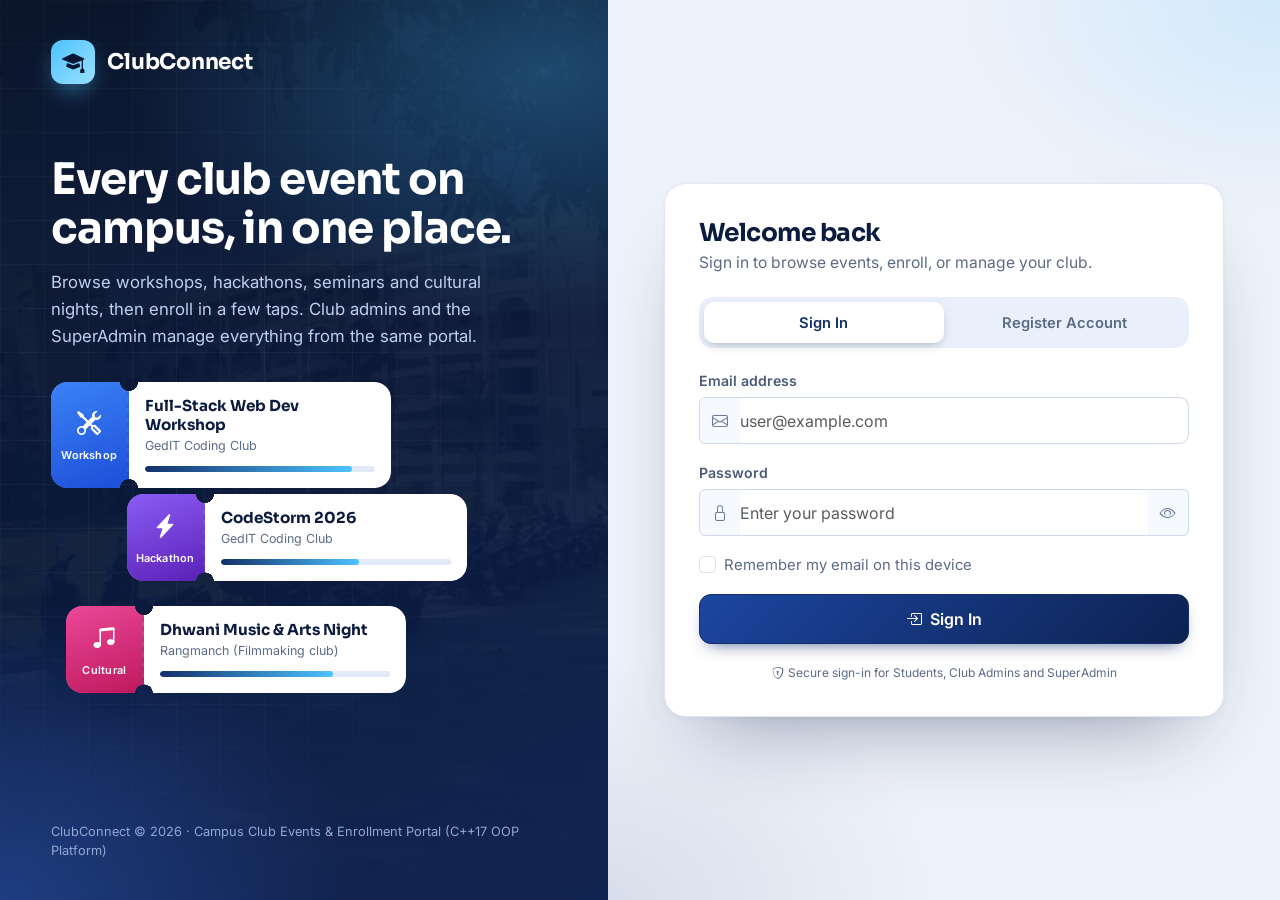
<file: web/index.html>
<!DOCTYPE html>
<html lang="en">
<head>
    <meta charset="UTF-8">
    <meta name="viewport" content="width=device-width, initial-scale=1.0">
    <meta name="theme-color" content="#081633">
    <title>ClubConnect - Campus Club Events & Enrollment Portal</title>
    <link href="https://cdn.jsdelivr.net/npm/bootstrap@5.3.3/dist/css/bootstrap.min.css" rel="stylesheet">
    <link rel="stylesheet" href="https://cdn.jsdelivr.net/npm/bootstrap-icons@1.11.3/font/bootstrap-icons.min.css">
    <link rel="stylesheet" href="css/style.css">
    <link rel="stylesheet" href="css/auth.css">
</head>
<body class="auth-body">

<div class="auth-shell">

    <!-- ============ Brand panel ============ -->
    <aside class="auth-hero">
        <a class="auth-brand rise" href="#" aria-label="ClubConnect">
            <span class="auth-brand-mark"><i class="bi bi-mortarboard-fill"></i></span>
            <span class="auth-brand-name">ClubConnect</span>
        </a>

        <div class="auth-pitch">
            <h1 class="rise d1">Every club event on campus, in one place.</h1>
            <p class="rise d2">Browse workshops, hackathons, seminars and cultural nights, then enroll in a few taps. Club admins and the SuperAdmin manage everything from the same portal.</p>
        </div>

        <div class="ticket-stage" aria-hidden="true">
            <div class="ticket t1">
                <div class="ticket-stub ws"><i class="bi bi-tools"></i><small>Workshop</small></div>
                <div class="ticket-body"><strong>Full-Stack Web Dev Workshop</strong><span>GedIT Coding Club</span><div class="ticket-bar"><i style="width:90%"></i></div></div>
            </div>
            <div class="ticket t2">
                <div class="ticket-stub hk"><i class="bi bi-lightning-charge-fill"></i><small>Hackathon</small></div>
                <div class="ticket-body"><strong>CodeStorm 2026</strong><span>GedIT Coding Club</span><div class="ticket-bar"><i style="width:60%"></i></div></div>
            </div>
            <div class="ticket t3">
                <div class="ticket-stub cu"><i class="bi bi-music-note-beamed"></i><small>Cultural</small></div>
                <div class="ticket-body"><strong>Dhwani Music &amp; Arts Night</strong><span>Rangmanch (Filmmaking club)</span><div class="ticket-bar"><i style="width:75%"></i></div></div>
            </div>
        </div>

        <div class="auth-hero-foot">ClubConnect &copy; 2026 &middot; Campus Club Events &amp; Enrollment Portal (C++17 OOP Platform)</div>
    </aside>

    <!-- ============ Form panel ============ -->
    <main class="auth-panel">
        <div class="auth-card" id="authCard">

            <div class="auth-heading">
                <h2 id="authTitle" class="swap">Welcome back</h2>
                <p id="authSubtitle" class="swap">Sign in to browse events, enroll, or manage your club.</p>
            </div>

            <div class="auth-tabs nav" id="authTabs" role="tablist">
                <span class="auth-tab-thumb" id="authTabThumb"></span>
                <button class="nav-link active" id="login-tab" data-bs-toggle="pill" data-bs-target="#login-panel" type="button" role="tab" aria-controls="login-panel" aria-selected="true">Sign In</button>
                <button class="nav-link" id="register-tab" data-bs-toggle="pill" data-bs-target="#register-panel" type="button" role="tab" aria-controls="register-panel" aria-selected="false">Register Account</button>
            </div>

            <div id="authAlert" class="alert auth-alert d-none mb-3 py-2 px-3" role="alert" aria-live="polite"></div>

            <div class="tab-content" id="authTabsContent">

                <!-- ===== Login ===== -->
                <div class="tab-pane fade show active" id="login-panel" role="tabpanel" aria-labelledby="login-tab">
                    <form id="loginForm" novalidate>
                        <div class="mb-3">
                            <label class="form-label" for="loginEmail">Email address</label>
                            <div class="input-group">
                                <span class="input-group-text"><i class="bi bi-envelope"></i></span>
                                <input type="email" class="form-control" id="loginEmail" required placeholder="user@example.com" autocomplete="username" inputmode="email" autocapitalize="none" spellcheck="false">
                            </div>
                        </div>
                        <div class="mb-2">
                            <label class="form-label" for="loginPassword">Password</label>
                            <div class="input-group">
                                <span class="input-group-text"><i class="bi bi-lock"></i></span>
                                <input type="password" class="form-control border-end-0" id="loginPassword" required placeholder="Enter your password" autocomplete="current-password">
                                <button class="btn password-toggle-btn" type="button" id="toggleLoginPass" aria-label="Show or hide password">
                                    <i class="bi bi-eye" id="toggleLoginPassIcon"></i>
                                </button>
                            </div>
                            <div class="field-hint warn" id="capsHint"><i class="bi bi-exclamation-triangle-fill me-1"></i>Caps Lock is on.</div>
                        </div>
                        <div class="form-check my-3">
                            <input class="form-check-input" type="checkbox" id="rememberMe">
                            <label class="form-check-label small text-muted" for="rememberMe">Remember my email on this device</label>
                        </div>
                        <button type="submit" class="btn btn-primary btn-auth w-100" id="btnLogin">
                            <i class="bi bi-box-arrow-in-right me-1"></i> Sign In
                        </button>
                    </form>

                </div>

                <!-- ===== Register ===== -->
                <div class="tab-pane fade" id="register-panel" role="tabpanel" aria-labelledby="register-tab">
                    <form id="registerForm" novalidate>

                        <div class="mb-3">
                            <label class="form-label">I am registering as</label>
                            <div class="role-grid" id="regRoleGroup" role="radiogroup">
                                <label class="role-card" for="roleStudent">
                                    <input type="radio" name="regRole" id="roleStudent" value="Student" checked>
                                    <span class="role-face"><i class="bi bi-person-fill"></i><b>Student</b><small>Browse and enroll in events</small></span>
                                </label>
                                <label class="role-card" for="roleClubAdmin">
                                    <input type="radio" name="regRole" id="roleClubAdmin" value="ClubAdmin">
                                    <span class="role-face"><i class="bi bi-person-badge-fill"></i><b>Club Admin</b><small>Propose and run club events</small></span>
                                </label>
                                <label class="role-card" for="roleSuperAdmin">
                                    <input type="radio" name="regRole" id="roleSuperAdmin" value="SuperAdmin">
                                    <span class="role-face"><i class="bi bi-shield-lock-fill"></i><b>SuperAdmin</b><small>Approve events, view reports</small></span>
                                </label>
                            </div>
                        </div>

                        <div class="mb-3">
                            <label class="form-label" for="regName">Full name</label>
                            <div class="input-group">
                                <span class="input-group-text"><i class="bi bi-person"></i></span>
                                <input type="text" class="form-control" id="regName" required placeholder="e.g. Demo User" minlength="2" autocomplete="name">
                            </div>
                            <div class="field-hint bad" id="nameHint"></div>
                        </div>

                        <div class="mb-3">
                            <label class="form-label" for="regEmail">Email address</label>
                            <div class="input-group">
                                <span class="input-group-text"><i class="bi bi-envelope"></i></span>
                                <input type="email" class="form-control" id="regEmail" required placeholder="e.g. user@example.com" autocomplete="email" inputmode="email" autocapitalize="none" spellcheck="false">
                            </div>
                            <div class="field-hint bad" id="emailHint"></div>
                        </div>

                        <!-- Student-specific fields -->
                        <div id="fieldsStudent" class="role-fields">
                            <div class="row g-2 mb-3">
                                <div class="col-6">
                                    <label class="form-label" for="regRollNo">Roll number</label>
                                    <input type="text" class="form-control" id="regRollNo" placeholder="e.g. CS23B099" autocomplete="off">
                                </div>
                                <div class="col-6">
                                    <label class="form-label" for="regDept">Department</label>
                                    <input type="text" class="form-control" id="regDept" placeholder="e.g. CSE">
                                </div>
                            </div>
                        </div>

                        <!-- ClubAdmin-specific fields -->
                        <div id="fieldsClubAdmin" class="role-fields d-none">
                            <div class="mb-3">
                                <label class="form-label" for="regClubName">Managing club name</label>
                                <div class="input-group">
                                    <span class="input-group-text"><i class="bi bi-people"></i></span>
                                    <input type="text" class="form-control" id="regClubName" placeholder="Select or type official club..." list="existingClubsList" autocomplete="off">
                                </div>
                                <datalist id="existingClubsList">
                                            <!-- Technical Clubs and Teams -->
                                            <option value="Microsoft Learn Student Club">
                                            <option value="Google Developer Student Clubs (GDSC)">
                                            <option value="IEEE VIT, Pune">
                                            <option value="CSI VIT, Pune (Computer Society of India)">
                                            <option value="ISA VIT, Pune">
                                            <option value="SAE Collegiate Club / Team Griffin India (Aviation & SAE)">
                                            <option value="Team Endurance Racing">
                                            <option value="Team Veloce Racing">
                                            <option value="Team Vishwa Racers (BAJA)">
                                            <option value="Team Vishwanetrutvam">
                                            <option value="GedIT Coding Club">
                                            <option value="TRF - The Robotics Forum">
                                            <option value="ByteForge Club (ENTC)">
                                            <option value="Innovsphere / COMPSA">
                                            <option value="AISA (AI Students Forum)">
                                            <option value="CHESA (Chemistry / Science)">
                                            <option value="SIG Reality Spectra (AR/VR)">
                                            <option value="Team Quark">
                                            <!-- Co-Curricular, Cultural, and Other Clubs -->
                                            <option value="Student Council">
                                            <option value="Rangmanch (Filmmaking club)">
                                            <option value="Viculp (Drama and performance)">
                                            <option value="Yuj (Yoga and mindfulness)">
                                            <option value="The Personality Development Club">
                                            <option value="VishwaConclave">
                                            <option value="Club Catalyst">
                                            <option value="Ekasutram">
                                        </datalist>
                                <div class="form-text small">Select or enter your officially recognized VIT student organization or club.</div>
                            </div>
                        </div>

                        <!-- SuperAdmin-specific fields -->
                        <div id="fieldsSuperAdmin" class="role-fields d-none">
                            <div class="admin-key-box mb-3">
                                <label class="form-label text-danger mb-1" for="regAdminKey">
                                    <i class="bi bi-key-fill me-1"></i> Executive Admin Security Passcode
                                </label>
                                <div class="input-group">
                                    <input type="text" class="form-control border-danger fw-semibold" id="regAdminKey" placeholder="SUPERADMIN2026" value="SUPERADMIN2026" autocomplete="off">
                                    <button class="btn btn-outline-danger btn-sm" type="button" onclick="document.getElementById('regAdminKey').value = 'SUPERADMIN2026'">
                                        <i class="bi bi-check2-circle me-1"></i> Reset Key
                                    </button>
                                </div>
                                <div class="form-text small text-danger mt-1">
                                    <i class="bi bi-info-circle me-1"></i> Master passcode is pre-filled: <code>SUPERADMIN2026</code> (required by server to authorize SuperAdmin role).
                                </div>
                            </div>
                        </div>

                        <!-- Password -->
                        <div class="mb-3">
                            <label class="form-label" for="regPassword">Password</label>
                            <div class="input-group">
                                <span class="input-group-text"><i class="bi bi-lock"></i></span>
                                <input type="password" class="form-control border-end-0" id="regPassword" required placeholder="Create a strong password" autocomplete="new-password">
                                <button class="btn password-toggle-btn" type="button" id="toggleRegPass" aria-label="Show or hide password">
                                    <i class="bi bi-eye" id="toggleRegPassIcon"></i>
                                </button>
                            </div>
                            <div class="strength-meter"><div class="strength-bar" id="strengthBar"></div></div>
                            <div class="d-flex justify-content-between align-items-center mt-1">
                                <span class="small text-muted" style="font-size: 0.75rem;">Password strength</span>
                                <span class="small fw-semibold" id="strengthLabel" style="font-size: 0.75rem; color: #94a3b8;">Enter password</span>
                            </div>
                            <div class="req-checklist">
                                <div class="req-item" id="reqLen"><i class="bi bi-circle me-1"></i> At least 8 chars</div>
                                <div class="req-item" id="reqUpper"><i class="bi bi-circle me-1"></i> Uppercase (A-Z)</div>
                                <div class="req-item" id="reqLower"><i class="bi bi-circle me-1"></i> Lowercase (a-z)</div>
                                <div class="req-item" id="reqDigit"><i class="bi bi-circle me-1"></i> Number (0-9)</div>
                                <div class="req-item" id="reqSpecial"><i class="bi bi-circle me-1"></i> Special (!@#$%)</div>
                            </div>
                        </div>

                        <div class="mb-1">
                            <label class="form-label" for="regConfirmPassword">Confirm password</label>
                            <div class="input-group">
                                <span class="input-group-text"><i class="bi bi-shield-check"></i></span>
                                <input type="password" class="form-control" id="regConfirmPassword" required placeholder="Re-enter password" autocomplete="new-password">
                            </div>
                            <div id="matchNotice" class="field-hint bad">Passwords do not match.</div>
                            <div id="matchOk" class="field-hint" style="color:#059669"><i class="bi bi-check-circle-fill me-1"></i>Passwords match.</div>
                        </div>

                        <button type="submit" class="btn btn-primary btn-auth btn-create w-100 mt-3" id="btnRegister">
                            <i class="bi bi-person-check-fill me-1"></i> Create Account
                        </button>
                    </form>
                </div>
            </div>

            <div class="auth-foot"><i class="bi bi-shield-lock me-1"></i>Secure sign-in for Students, Club Admins and SuperAdmin</div>
        </div>
    </main>
</div>

<script src="https://cdn.jsdelivr.net/npm/bootstrap@5.3.3/dist/js/bootstrap.bundle.min.js"></script>
<script src="js/api.js"></script>
<script src="js/ui.js"></script>
<script>
    // Redirect if already logged in
    const existingUser = API.getUser();
    if (existingUser && API.getToken()) {
        if (existingUser.role === 'Student') window.location.href = 'events.html';
        else if (existingUser.role === 'ClubAdmin') window.location.href = 'admin.html';
        else if (existingUser.role === 'SuperAdmin') window.location.href = 'superadmin.html';
    }

    const card = document.getElementById('authCard');
    const alertEl = document.getElementById('authAlert');

    function showAlert(msg, isSuccess = false) {
        alertEl.className = `alert auth-alert alert-${isSuccess ? 'success' : 'danger'} mb-3 py-2 px-3`;
        alertEl.innerHTML = `<i class="bi ${isSuccess ? 'bi-check-circle-fill' : 'bi-exclamation-octagon-fill'}"></i><span></span>`;
        alertEl.lastElementChild.textContent = msg;
        if (!isSuccess) {            // shake the card on errors
            card.classList.remove('shake');
            void card.offsetWidth;   // restart animation
            card.classList.add('shake');
        }
    }
    card.addEventListener('animationend', (e) => { if (e.target === card) card.classList.remove('shake'); });

    function hint(el, msg) {
        el.textContent = msg || '';
        el.classList.toggle('show', !!msg);
    }
    function mark(input, ok) {
        input.classList.toggle('is-valid', ok === true);
        input.classList.toggle('is-invalid', ok === false);
    }

    // ---------- Tabs: sliding thumb + heading text ----------
    const thumb = document.getElementById('authTabThumb');
    const loginTab = document.getElementById('login-tab');
    const registerTab = document.getElementById('register-tab');
    const titleEl = document.getElementById('authTitle');
    const subEl = document.getElementById('authSubtitle');
    const copy = {
        login: ['Welcome back', 'Sign in to browse events, enroll, or manage your club.'],
        register: ['Create your account', 'Pick your role and fill in a few details to get started.']
    };
    function syncTabs(which) {
        thumb.style.transform = which === 'register' ? 'translateX(100%)' : 'translateX(0)';
        [titleEl, subEl].forEach(el => { el.classList.remove('swap'); void el.offsetWidth; el.classList.add('swap'); });
        titleEl.textContent = copy[which][0];
        subEl.textContent = copy[which][1];
        alertEl.classList.add('d-none');
    }
    loginTab.addEventListener('shown.bs.tab', () => syncTabs('login'));
    registerTab.addEventListener('shown.bs.tab', () => syncTabs('register'));
    if (location.hash === '#register') bootstrap.Tab.getOrCreateInstance(registerTab).show();

    // ---------- Role switcher dynamic fields ----------
    const roleRadios = document.querySelectorAll('input[name="regRole"]');
    const fieldsStudent = document.getElementById('fieldsStudent');
    const fieldsClubAdmin = document.getElementById('fieldsClubAdmin');
    const fieldsSuperAdmin = document.getElementById('fieldsSuperAdmin');

    roleRadios.forEach(radio => {
        radio.addEventListener('change', () => {
            const r = radio.value;
            fieldsStudent.classList.toggle('d-none', r !== 'Student');
            fieldsClubAdmin.classList.toggle('d-none', r !== 'ClubAdmin');
            fieldsSuperAdmin.classList.toggle('d-none', r !== 'SuperAdmin');
        });
    });

    // ---------- Password visibility toggles ----------
    function setupPasswordToggle(btnId, inputId, iconId) {
        const btn = document.getElementById(btnId);
        const input = document.getElementById(inputId);
        const icon = document.getElementById(iconId);
        btn.addEventListener('click', () => {
            const isPassword = input.type === 'password';
            input.type = isPassword ? 'text' : 'password';
            icon.className = isPassword ? 'bi bi-eye-slash' : 'bi bi-eye';
        });
    }
    setupPasswordToggle('toggleLoginPass', 'loginPassword', 'toggleLoginPassIcon');
    setupPasswordToggle('toggleRegPass', 'regPassword', 'toggleRegPassIcon');

    // ---------- Login helpers: caps lock and remember email ----------
    const loginEmail = document.getElementById('loginEmail');
    const loginPassword = document.getElementById('loginPassword');
    const rememberMe = document.getElementById('rememberMe');
    const capsHint = document.getElementById('capsHint');

    ['keydown', 'keyup'].forEach(ev => loginPassword.addEventListener(ev, (e) => {
        if (e.getModifierState) capsHint.classList.toggle('show', e.getModifierState('CapsLock'));
    }));
    loginPassword.addEventListener('blur', () => capsHint.classList.remove('show'));

    try {
        const saved = localStorage.getItem('cc_remember_email');
        if (saved) { loginEmail.value = saved; rememberMe.checked = true; }
    } catch (_) { /* storage unavailable: ignore */ }

    // ---------- Register: live validation ----------
    const regName = document.getElementById('regName');
    const regEmail = document.getElementById('regEmail');
    const emailRegex = /^[^\s@]+@[^\s@]+\.[^\s@]+$/;

    regName.addEventListener('blur', () => {
        const v = regName.value.trim();
        if (!v) { mark(regName, null); hint(document.getElementById('nameHint'), ''); return; }
        const ok = v.length >= 2;
        mark(regName, ok);
        hint(document.getElementById('nameHint'), ok ? '' : 'Full name must be at least 2 characters.');
    });
    regName.addEventListener('input', () => { if (regName.classList.contains('is-invalid') && regName.value.trim().length >= 2) { mark(regName, true); hint(document.getElementById('nameHint'), ''); } });

    regEmail.addEventListener('blur', () => {
        const v = regEmail.value.trim();
        if (!v) { mark(regEmail, null); hint(document.getElementById('emailHint'), ''); return; }
        const ok = emailRegex.test(v);
        mark(regEmail, ok);
        hint(document.getElementById('emailHint'), ok ? '' : 'Enter a valid email address, e.g. name@example.com.');
    });
    regEmail.addEventListener('input', () => { if (regEmail.classList.contains('is-invalid') && emailRegex.test(regEmail.value.trim())) { mark(regEmail, true); hint(document.getElementById('emailHint'), ''); } });

    // ---------- Real-time password strength (same rules as the server) ----------
    const regPasswordInput = document.getElementById('regPassword');
    const regConfirmInput = document.getElementById('regConfirmPassword');
    const strengthBar = document.getElementById('strengthBar');
    const strengthLabel = document.getElementById('strengthLabel');
    const matchNotice = document.getElementById('matchNotice');
    const matchOk = document.getElementById('matchOk');

    function checkPasswordComplexity(pass) {
        const hasLen = pass.length >= 8;
        const hasUpper = /[A-Z]/.test(pass);
        const hasLower = /[a-z]/.test(pass);
        const hasDigit = /[0-9]/.test(pass);
        const hasSpecial = /[^A-Za-z0-9]/.test(pass);

        const updateReq = (id, valid) => {
            const el = document.getElementById(id);
            const wasValid = el.classList.contains('valid');
            if (valid === wasValid) return;          // only touch DOM on change so the tick animates once
            if (valid) {
                el.className = 'req-item valid';
                el.querySelector('i').className = 'bi bi-check-circle-fill me-1';
            } else {
                el.className = 'req-item';
                el.querySelector('i').className = 'bi bi-circle me-1';
            }
        };

        updateReq('reqLen', hasLen);
        updateReq('reqUpper', hasUpper);
        updateReq('reqLower', hasLower);
        updateReq('reqDigit', hasDigit);
        updateReq('reqSpecial', hasSpecial);

        let score = 0;
        if (hasLen) score++;
        if (hasUpper) score++;
        if (hasLower) score++;
        if (hasDigit) score++;
        if (hasSpecial) score++;

        if (pass.length === 0) {
            strengthBar.style.width = '0%';
            strengthBar.style.backgroundColor = '#e2e8f0';
            strengthLabel.textContent = 'Enter password';
            strengthLabel.style.color = '#94a3b8';
        } else if (score <= 2) {
            strengthBar.style.width = '30%';
            strengthBar.style.backgroundColor = '#ef4444';
            strengthLabel.textContent = 'Weak';
            strengthLabel.style.color = '#ef4444';
        } else if (score <= 4) {
            strengthBar.style.width = '70%';
            strengthBar.style.backgroundColor = '#f59e0b';
            strengthLabel.textContent = 'Moderate';
            strengthLabel.style.color = '#d97706';
        } else {
            strengthBar.style.width = '100%';
            strengthBar.style.backgroundColor = '#10b981';
            strengthLabel.textContent = 'Strong';
            strengthLabel.style.color = '#059669';
        }

        return (hasLen && hasUpper && hasLower && hasDigit && hasSpecial);
    }

    function updateMatch() {
        const c = regConfirmInput.value;
        if (!c) { matchNotice.classList.remove('show'); matchOk.classList.remove('show'); mark(regConfirmInput, null); return; }
        const same = regPasswordInput.value === c;
        matchNotice.classList.toggle('show', !same);
        matchOk.classList.toggle('show', same);
        mark(regConfirmInput, same);
    }

    regPasswordInput.addEventListener('input', () => {
        checkPasswordComplexity(regPasswordInput.value);
        updateMatch();
    });
    regConfirmInput.addEventListener('input', updateMatch);

    // ---------- Button state helpers ----------
    const tickSvg = '<svg class="tick" viewBox="0 0 24 24" fill="none" stroke="currentColor" stroke-width="3" stroke-linecap="round" stroke-linejoin="round"><path d="M5 12.5l4.5 4.5L19 7.5"/></svg>';
    function goHome(role) {
        if (role === 'Student') window.location.href = 'events.html';
        else if (role === 'ClubAdmin') window.location.href = 'admin.html';
        else if (role === 'SuperAdmin') window.location.href = 'superadmin.html';
        else window.location.href = 'events.html';
    }
    function markSuccess(btn, label) {
        btn.innerHTML = tickSvg + label;
        btn.classList.add('btn-ok');
        card.classList.add('is-success');
    }

    // ---------- Login submission ----------
    document.getElementById('loginForm').addEventListener('submit', async (e) => {
        e.preventDefault();
        const email = loginEmail.value.trim();
        const pass = loginPassword.value;

        if (!email || !pass) {
            showAlert('Please enter both email and password.');
            (email ? loginPassword : loginEmail).focus();
            return;
        }

        const btn = document.getElementById('btnLogin');
        const origText = btn.innerHTML;
        btn.disabled = true;
        btn.innerHTML = '<span class="spinner-border spinner-border-sm me-2"></span>Signing in...';

        try {
            const data = await API.login(email, pass);
            try {
                if (rememberMe.checked) localStorage.setItem('cc_remember_email', email);
                else localStorage.removeItem('cc_remember_email');
            } catch (_) {}
            showAlert('Authentication verified! Redirecting...', true);
            markSuccess(btn, 'Signed in');
            setTimeout(() => goHome(data.role), 800);
        } catch (err) {
            showAlert(err.message || 'Login failed. Please verify registered credentials.');
            btn.disabled = false;
            btn.innerHTML = origText;
            loginPassword.select();
        }
    });

    // ---------- Register submission ----------
    document.getElementById('registerForm').addEventListener('submit', async (e) => {
        e.preventDefault();

        const role = document.querySelector('input[name="regRole"]:checked').value;
        const name = regName.value.trim();
        const email = regEmail.value.trim();
        const pass = regPasswordInput.value;
        const confirmPass = regConfirmInput.value;

        if (!name || name.length < 2) {
            mark(regName, false); hint(document.getElementById('nameHint'), 'Full name must be at least 2 characters.');
            showAlert('Full name must be at least 2 characters.');
            regName.focus();
            return;
        }

        if (!email || !emailRegex.test(email)) {
            mark(regEmail, false); hint(document.getElementById('emailHint'), 'Enter a valid email address, e.g. name@example.com.');
            showAlert('Please enter a valid email address (e.g. name@example.com).');
            regEmail.focus();
            return;
        }

        const payload = { role, name, email, password: pass };

        if (role === 'Student') {
            const rollNo = document.getElementById('regRollNo').value.trim();
            const department = document.getElementById('regDept').value.trim();
            if (!rollNo) { showAlert('Roll number is required.'); document.getElementById('regRollNo').focus(); return; }
            if (!department) { showAlert('Department is required.'); document.getElementById('regDept').focus(); return; }
            payload.rollNo = rollNo;
            payload.department = department;
            payload.membership = 'student';
        } else if (role === 'ClubAdmin') {
            const clubName = document.getElementById('regClubName').value.trim();
            if (!clubName) { showAlert('Club name is required.'); document.getElementById('regClubName').focus(); return; }
            payload.clubName = clubName;
        } else if (role === 'SuperAdmin') {
            const adminKey = document.getElementById('regAdminKey').value.trim();
            if (!adminKey) { showAlert('SuperAdmin security passcode is required.'); document.getElementById('regAdminKey').focus(); return; }
            payload.adminKey = adminKey;
        }

        const isStrong = checkPasswordComplexity(pass);
        if (!isStrong) {
            showAlert('Password does not meet the security requirements (must be 8+ chars with uppercase, lowercase, number, and special char).');
            regPasswordInput.focus();
            return;
        }

        if (pass !== confirmPass) {
            showAlert('Passwords do not match. Please re-enter.');
            updateMatch();
            matchNotice.classList.add('show');
            regConfirmInput.focus();
            return;
        }

        const btn = document.getElementById('btnRegister');
        const origText = btn.innerHTML;
        btn.disabled = true;
        btn.innerHTML = '<span class="spinner-border spinner-border-sm me-2"></span>Creating Account...';

        try {
            const data = await API.register(payload);
            showAlert(`${role} account created successfully! Redirecting...`, true);
            markSuccess(btn, 'Account created');
            setTimeout(() => goHome(data.role), 1000);
        } catch (err) {
            showAlert(err.message || 'Registration failed.');
            btn.disabled = false;
            btn.innerHTML = origText;
        }
    });
</script>
</body>
</html>
</file>
<file: web/css/style.css>
@import url('https://fonts.googleapis.com/css2?family=Sora:wght@500;600;700;800&family=Cinzel:wght@600;700;800;900&family=Playfair+Display:ital,wght@0,600;0,700;1,400&family=Inter:wght@300;400;500;600;700&display=swap');

:root {
    --primary: #12306b;
    --primary-hover: #0d2455;
    --secondary: #2f80ed;
    --success: #10b981;
    --warning: #f59e0b;
    --danger: #ef4444;
    --dark: #081633;
    --card-bg: #ffffff;
    --bg-main: #f1f5fb;
    --text-main: #0f1b34;
    --text-muted: #5b6b86;
    --border-color: #dbe3f1;

    /* Navy theme tokens (added) */
    --navy-950: #060f24;
    --navy-900: #081633;
    --navy-800: #0d2252;
    --navy-700: #12306b;
    --navy-600: #1c46a0;
    --navy-500: #2f5fc4;
    --sky: #4cc3ff;
    --gold: #f2b84b;
    --ink: #0b1c3f;
    --ease-out: cubic-bezier(.22, .8, .24, 1);
}

body {
    font-family: 'Inter', sans-serif;
    background-color: var(--bg-main);
    color: var(--text-main);
    font-size: 1.0625rem;
    min-height: 100vh;
    display: flex;
    flex-direction: column;
}

/* Navbar */
.navbar-custom {
    background: #ffffff;
    border-bottom: 1px solid var(--border-color);
    box-shadow: 0 1px 3px 0 rgba(0, 0, 0, 0.05);
}

.brand-text {
    font-weight: 700;
    color: var(--primary);
    letter-spacing: -0.5px;
}

/* Cards & Components */
.event-card {
    border: 1px solid var(--border-color);
    border-radius: 12px;
    background: #ffffff;
    transition: transform 0.2s ease, box-shadow 0.2s ease;
    overflow: hidden;
}

.event-card:hover {
    transform: translateY(-3px);
    box-shadow: 0 10px 15px -3px rgba(0, 0, 0, 0.08), 0 4px 6px -2px rgba(0, 0, 0, 0.04);
}

.badge-workshop { background-color: #3b82f6; color: white; }
.badge-hackathon { background-color: #8b5cf6; color: white; }
.badge-seminar { background-color: #10b981; color: white; }
.badge-cultural { background-color: #ec4899; color: white; }

.badge-member { background-color: #10b981; color: white; }
.badge-guest { background-color: #64748b; color: white; }

.fee-display {
    font-size: 1.25rem;
    font-weight: 700;
    color: var(--dark);
}

.sim-notice {
    font-size: 0.8rem;
    color: #b45309;
    background-color: #fef3c7;
    border: 1px solid #fde68a;
    border-radius: 6px;
    padding: 6px 10px;
}

/* Receipt Styling */
.receipt-box {
    border: 2px dashed #cbd5e1;
    background: #ffffff;
    padding: 24px;
    border-radius: 12px;
}

.receipt-header {
    border-bottom: 2px solid #e2e8f0;
    padding-bottom: 12px;
    margin-bottom: 16px;
}

/* Certificate Display */
.cert-pre {
    background-color: #f8fafc;
    border: 1px solid #e2e8f0;
    padding: 16px;
    border-radius: 8px;
    font-family: 'Courier New', Courier, monospace;
    font-size: 0.85rem;
    white-space: pre-wrap;
}

/* QR Container */
.qr-container {
    display: flex;
    justify-content: center;
    align-items: center;
    padding: 12px;
    background: #ffffff;
    border-radius: 8px;
    border: 1px solid var(--border-color);
    width: fit-content;
    margin: 0 auto;
}

/* Print Styles */
@media print {
    body * {
        visibility: hidden;
    }
    #printableReceipt, #printableReceipt * {
        visibility: visible;
    }
    #printableCertificate, #printableCertificate * {
        visibility: visible;
    }
    #printableReceipt {
        position: absolute;
        left: 0;
        top: 0;
        width: 100%;
        border: none;
        padding: 0;
    }
    #printableCertificate {
        position: fixed;
        left: 0;
        top: 0;
        width: 100vw;
        height: 100vh;
        margin: 0;
        padding: 20px;
        background: #ffffff;
        display: flex;
        justify-content: center;
        align-items: center;
    }
    .no-print {
        display: none !important;
    }
}

/* College Campus Background & Hero Elements */
.campus-bg {
    background: linear-gradient(135deg, rgba(6, 15, 36, 0.80), rgba(13, 34, 82, 0.82)),
                url('../images/campus_bg.jpg') center center / cover no-repeat fixed;
    min-height: 100vh;
}

.dashboard-hero-banner {
    background: linear-gradient(180deg, rgba(15, 23, 42, 0.60) 0%, rgba(15, 23, 42, 0.85) 100%),
                url('../images/campus_bg.jpg') center center / cover no-repeat;
    color: #ffffff;
    border-radius: 16px;
    padding: 2.25rem 2rem;
    margin-bottom: 2rem;
    box-shadow: 0 10px 25px -5px rgba(0, 0, 0, 0.25);
    position: relative;
    border: 1px solid rgba(255, 255, 255, 0.1);
}

.dashboard-hero-banner .hero-title {
    font-weight: 800;
    font-size: 2rem;
    letter-spacing: -0.5px;
    color: #ffffff;
}

.dashboard-hero-banner .hero-subtitle {
    color: #cbd5e1;
    font-size: 1.05rem;
    max-width: 650px;
}

/* Premium Glassmorphism Card */
.glass-card {
    background: rgba(255, 255, 255, 0.95);
    backdrop-filter: blur(14px);
    -webkit-backdrop-filter: blur(14px);
    border: 1px solid rgba(255, 255, 255, 0.7);
    box-shadow: 0 20px 40px -15px rgba(0, 0, 0, 0.25);
}

/* Password Strength & Validation Indicator */
.strength-meter {
    height: 6px;
    border-radius: 4px;
    background-color: #e2e8f0;
    overflow: hidden;
    margin-top: 6px;
}

.strength-bar {
    height: 100%;
    width: 0%;
    transition: width 0.3s ease, background-color 0.3s ease;
}

.req-checklist {
    font-size: 0.78rem;
    display: grid;
    grid-template-columns: 1fr 1fr;
    gap: 4px;
    margin-top: 8px;
}

.req-item {
    color: #94a3b8;
    display: flex;
    align-items: center;
    transition: color 0.2s ease;
}

.req-item.valid {
    color: #10b981;
    font-weight: 500;
}

.req-item.valid i::before {
    content: "\F26A"; /* bi-check-circle-fill */
}

.password-toggle-btn {
    cursor: pointer;
    background: #ffffff;
    border-left: 0;
}

/* ========================================================
   PRESTIGIOUS ACADEMIC CERTIFICATE STYLING
   ======================================================== */
.certificate-frame {
    background: #fdfbf7;
    background-image: radial-gradient(#f5efe6 1px, transparent 1px), radial-gradient(#f5efe6 1px, #fdfbf7 1px);
    background-size: 24px 24px;
    background-position: 0 0, 12px 12px;
    border: 10px solid #0f172a;
    border-radius: 8px;
    padding: 8px;
    box-shadow: 0 20px 45px rgba(15, 23, 42, 0.2);
    position: relative;
    max-width: 860px;
    margin: 0 auto;
}

.certificate-inner {
    border: 3px solid #d97706;
    padding: 32px 28px 24px;
    position: relative;
    text-align: center;
    background: #ffffff;
}

/* Ornate Corner Accents */
.corner-ornament {
    position: absolute;
    width: 28px;
    height: 28px;
    border: 3px solid #b45309;
}
.corner-tl { top: 6px; left: 6px; border-right: 0; border-bottom: 0; }
.corner-tr { top: 6px; right: 6px; border-left: 0; border-bottom: 0; }
.corner-bl { bottom: 6px; left: 6px; border-right: 0; border-top: 0; }
.corner-br { bottom: 6px; right: 6px; border-left: 0; border-top: 0; }

.cert-emblem {
    display: inline-flex;
    align-items: center;
    justify-content: center;
    width: 56px;
    height: 56px;
    border-radius: 50%;
    background: linear-gradient(135deg, #1e3a8a, #0f172a);
    color: #f59e0b;
    font-size: 1.7rem;
    box-shadow: 0 4px 12px rgba(30, 58, 138, 0.25);
    margin-bottom: 10px;
}

.cert-inst-title {
    font-family: 'Cinzel', Georgia, serif;
    font-weight: 800;
    font-size: 1.1rem;
    letter-spacing: 2px;
    color: #0f172a;
    text-transform: uppercase;
    margin-bottom: 2px;
}

.cert-inst-sub {
    font-size: 0.78rem;
    letter-spacing: 1.5px;
    text-transform: uppercase;
    color: #64748b;
    margin-bottom: 16px;
}

.cert-award-title {
    font-family: 'Cinzel', Georgia, serif;
    font-weight: 900;
    font-size: 1.8rem;
    letter-spacing: 1px;
    color: #92400e;
    text-transform: uppercase;
    margin-bottom: 6px;
}

.cert-presentation {
    font-family: 'Playfair Display', Georgia, serif;
    font-style: italic;
    font-size: 1rem;
    color: #64748b;
    margin-bottom: 10px;
}

.cert-recipient-name {
    font-family: 'Playfair Display', Georgia, serif;
    font-weight: 700;
    font-size: 2.2rem;
    color: #1e3a8a;
    border-bottom: 2px solid #cbd5e1;
    display: inline-block;
    padding: 0 36px 6px;
    margin-bottom: 14px;
    letter-spacing: 0.5px;
}

.cert-body-text {
    font-size: 0.95rem;
    color: #334155;
    max-width: 660px;
    margin: 0 auto 12px;
    line-height: 1.6;
}

.cert-event-title {
    font-family: 'Cinzel', Georgia, serif;
    font-weight: 700;
    font-size: 1.3rem;
    color: #0f172a;
    margin-bottom: 14px;
}

.cert-badges {
    display: flex;
    justify-content: center;
    gap: 10px;
    margin-bottom: 20px;
}

.cert-footer-row {
    display: flex;
    justify-content: space-between;
    align-items: flex-end;
    margin-top: 20px;
    padding-top: 16px;
    border-top: 1px dashed #cbd5e1;
}

.cert-sig-block {
    text-align: center;
    width: 170px;
}

.cert-sig-script {
    font-family: 'Playfair Display', 'Brush Script MT', cursive;
    font-style: italic;
    font-size: 1.35rem;
    color: #1e3a8a;
    line-height: 1.2;
    margin-bottom: 4px;
}

.cert-sig-line {
    border-top: 1.5px solid #475569;
    padding-top: 6px;
    font-size: 0.78rem;
    font-weight: 600;
    color: #1e293b;
}

.cert-sig-sub {
    font-size: 0.7rem;
    color: #64748b;
}

.cert-seal {
    width: 76px;
    height: 76px;
    border-radius: 50%;
    background: radial-gradient(circle, #fef3c7 20%, #f59e0b 60%, #b45309 100%);
    border: 3px dashed #78350f;
    box-shadow: 0 4px 10px rgba(180, 83, 9, 0.35);
    display: flex;
    flex-direction: column;
    align-items: center;
    justify-content: center;
    color: #451a03;
    font-size: 0.55rem;
    font-weight: 800;
    letter-spacing: 0.5px;
    text-transform: uppercase;
    text-align: center;
    line-height: 1.1;
    padding: 4px;
}

.cert-seal i {
    font-size: 1.1rem;
    margin-bottom: 2px;
}

.cert-meta-id {
    font-size: 0.72rem;
    color: #94a3b8;
    margin-top: 12px;
}


/* ============================================================
   NAVY THEME + MOTION LAYER  (added)
   Everything above is kept; this layer re-colours and animates it.
   ============================================================ */

/* ---- Bootstrap colour variables -> navy ---- */
:root {
    --bs-primary: #12306b;
    --bs-primary-rgb: 18, 48, 107;
    --bs-primary-text-emphasis: #0b1c3f;
    --bs-primary-bg-subtle: #e4ebf8;
    --bs-primary-border-subtle: #bccae9;
    --bs-link-color: #12306b;
    --bs-link-color-rgb: 18, 48, 107;
    --bs-link-hover-color: #0d2455;
    --bs-link-hover-color-rgb: 13, 36, 85;
    --bs-dark-rgb: 8, 22, 51;
    --bs-light-rgb: 241, 245, 251;
    --bs-border-color: #dbe3f1;
    --bs-backdrop-bg: #050d1f;
    --bs-body-color: #0f1b34;
    --bs-body-color-rgb: 15, 27, 52;
}

html { scroll-behavior: smooth; }

body { font-family: 'Inter', system-ui, sans-serif; }
h1, h2, h3, h4, h5, .brand-text, .hero-title, .fee-display, .modal-title {
    font-family: 'Sora', 'Inter', sans-serif;
    letter-spacing: -0.01em;
}

::selection { background: rgba(76, 195, 255, .35); }
:focus-visible { outline: 2px solid var(--sky); outline-offset: 2px; }

body.bg-light {
    background-image:
        radial-gradient(1100px 480px at 88% -8%, rgba(76, 195, 255, .16), transparent 60%),
        radial-gradient(900px 520px at -8% 0%, rgba(18, 48, 107, .13), transparent 58%);
    background-attachment: fixed;
}

.text-muted { color: var(--text-muted) !important; }
.text-dark, h1.text-dark, h2.text-dark, h3.text-dark, h4.text-dark, h5.text-dark { color: var(--ink) !important; }

/* thin navy scrollbars */
* { scrollbar-width: thin; scrollbar-color: #9fb3d9 transparent; }
::-webkit-scrollbar { width: 10px; height: 10px; }
::-webkit-scrollbar-thumb { background: #9fb3d9; border-radius: 10px; border: 2px solid transparent; background-clip: padding-box; }

/* ---- Keyframes ---- */
@keyframes riseIn   { from { opacity: 0; transform: translateY(14px); } to { opacity: 1; transform: none; } }
@keyframes fadeIn   { from { opacity: 0; } to { opacity: 1; } }
@keyframes growBar  { from { width: 0; } }
@keyframes sheen    { from { transform: translateX(-130%) skewX(-18deg); } to { transform: translateX(260%) skewX(-18deg); } }
@keyframes drift    { 0%, 100% { transform: translate3d(0, 0, 0); } 50% { transform: translate3d(-18px, 14px, 0); } }
@keyframes rippleFx { to { transform: scale(3.2); opacity: 0; } }

/* ---- Navbar (dark navy glass) ---- */
.navbar-custom {
    --bs-navbar-color: rgba(255, 255, 255, .78);
    --bs-navbar-hover-color: #ffffff;
    --bs-navbar-active-color: #ffffff;
    --bs-navbar-brand-color: #ffffff;
    --bs-navbar-brand-hover-color: #ffffff;
    background: linear-gradient(90deg, var(--navy-900) 0%, var(--navy-800) 100%);
    border-bottom: 1px solid rgba(76, 195, 255, .20);
    box-shadow: 0 10px 30px -14px rgba(5, 13, 31, .65);
    animation: fadeIn .5s ease backwards;
    min-height: 76px;
}
.navbar-custom .navbar-brand { padding-block: .4rem; }
.navbar-custom .brand-text { font-size: 1.55rem; }
.navbar-custom .badge { font-size: .9rem; }
.navbar-custom .btn { padding: .55rem .85rem; font-size: .95rem; }
@media (max-width: 575.98px) {
    .navbar-custom > .container { flex-wrap: wrap !important; row-gap: .35rem; }
    .navbar-custom > .container > .d-flex {
        width: 100%;
        justify-content: space-between;
        gap: .5rem !important;
    }
    .navbar-custom > .container > .d-flex .badge {
        flex: 1;
        min-width: 0;
        padding: .45rem .6rem !important;
        font-size: .78rem;
        overflow-wrap: anywhere;
    }
    .navbar-custom > .container > .d-flex .btn {
        flex: none;
        padding: .45rem .6rem;
        font-size: .82rem;
    }
}
.navbar-custom .brand-text { color: #ffffff; }
.navbar-custom .navbar-brand .bi-mortarboard-fill {
    color: var(--sky) !important;
    transition: transform .4s var(--ease-out);
}
.navbar-custom .navbar-brand:hover .bi-mortarboard-fill { transform: rotate(-8deg) scale(1.1); }
.navbar-custom .navbar-toggler,
.navbar-custom .navbar-toggler-inline { color: #ffffff; border-color: rgba(255, 255, 255, .3); }
.navbar-custom .nav-link,
.navbar-custom .btn-link.nav-link {
    position: relative;
    color: rgba(255, 255, 255, .78);
    text-decoration: none;
    transition: color .2s ease;
}
.navbar-custom .nav-link::after {
    content: '';
    position: absolute;
    left: .5rem; right: .5rem; bottom: .15rem;
    height: 2px;
    border-radius: 2px;
    background: var(--sky);
    transform: scaleX(0);
    transform-origin: left;
    transition: transform .3s var(--ease-out);
}
.navbar-custom .nav-link:hover,
.navbar-custom .nav-link.active { color: #ffffff; }
.navbar-custom .nav-link:hover::after,
.navbar-custom .nav-link.active::after { transform: scaleX(1); }
.navbar-custom .btn-outline-danger {
    --bs-btn-color: #ff9a9a;
    --bs-btn-border-color: rgba(255, 154, 154, .55);
    --bs-btn-hover-bg: #ef4444;
    --bs-btn-hover-border-color: #ef4444;
    --bs-btn-hover-color: #fff;
}

/* ---- Buttons ---- */
.btn { position: relative; overflow: hidden; transition: transform .15s ease, box-shadow .25s ease, background-color .2s ease, border-color .2s ease; }
.btn:active { transform: scale(.97); }
.btn-primary {
    --bs-btn-bg: var(--navy-700);
    --bs-btn-border-color: var(--navy-700);
    --bs-btn-hover-bg: var(--navy-800);
    --bs-btn-hover-border-color: var(--navy-800);
    --bs-btn-active-bg: var(--navy-900);
    --bs-btn-active-border-color: var(--navy-900);
    --bs-btn-disabled-bg: #5f77ad;
    --bs-btn-disabled-border-color: #5f77ad;
    --bs-btn-focus-shadow-rgb: 47, 95, 196;
    background-image: linear-gradient(135deg, var(--navy-600), var(--navy-800));
    box-shadow: 0 8px 18px -10px rgba(18, 48, 107, .9);
}
.btn-primary:hover { box-shadow: 0 12px 24px -10px rgba(18, 48, 107, .95); transform: translateY(-1px); }
.btn-primary::after {
    content: '';
    position: absolute;
    top: 0; bottom: 0; left: 0;
    width: 40%;
    background: linear-gradient(90deg, transparent, rgba(255, 255, 255, .28), transparent);
    transform: translateX(-130%) skewX(-18deg);
    pointer-events: none;
}
.btn-primary:hover::after { animation: sheen .9s ease; }
.btn-outline-primary {
    --bs-btn-color: var(--navy-700);
    --bs-btn-border-color: var(--navy-700);
    --bs-btn-hover-bg: var(--navy-700);
    --bs-btn-hover-border-color: var(--navy-700);
    --bs-btn-active-bg: var(--navy-800);
    --bs-btn-active-border-color: var(--navy-800);
    --bs-btn-focus-shadow-rgb: 47, 95, 196;
}
.ripple-fx {
    position: absolute;
    border-radius: 50%;
    background: rgba(255, 255, 255, .38);
    transform: scale(0);
    animation: rippleFx .6s ease-out forwards;
    pointer-events: none;
}

/* ---- Forms ---- */
.form-control, .form-select { border-color: #cfd9ec; border-radius: .6rem; transition: border-color .2s, box-shadow .2s, background-color .2s; }
.form-control:focus, .form-select:focus { border-color: var(--navy-500); box-shadow: 0 0 0 .22rem rgba(47, 95, 196, .18); }
.input-group { border-radius: .6rem; transition: box-shadow .2s; }
.input-group:focus-within { box-shadow: 0 0 0 .22rem rgba(47, 95, 196, .18); }
.input-group > .form-control:focus, .input-group > .form-select:focus { box-shadow: none; }
.input-group:focus-within > .form-control,
.input-group:focus-within > .input-group-text,
.input-group:focus-within > .btn { border-color: var(--navy-500); }
.form-check-input:checked { background-color: var(--navy-700); border-color: var(--navy-700); }

/* ---- Hero banner ---- */
.dashboard-hero-banner {
    background:
        linear-gradient(115deg, rgba(6, 15, 36, .93) 0%, rgba(13, 34, 82, .80) 55%, rgba(18, 48, 107, .62) 100%),
        url('../images/campus_bg.jpg') center center / cover no-repeat;
    overflow: hidden;
    border-left: 4px solid var(--gold);
    animation: riseIn .6s var(--ease-out) backwards;
}
.dashboard-hero-banner > * { position: relative; z-index: 1; }
.dashboard-hero-banner::before {
    content: '';
    position: absolute;
    width: 360px; height: 360px;
    right: -90px; top: -150px;
    background: radial-gradient(circle, rgba(76, 195, 255, .35), transparent 65%);
    animation: drift 11s ease-in-out infinite;
    pointer-events: none;
}
.dashboard-hero-banner::after {
    content: '';
    position: absolute;
    top: 0; bottom: 0; left: 0;
    width: 28%;
    background: linear-gradient(90deg, transparent, rgba(255, 255, 255, .10), transparent);
    animation: sheen 2.2s .5s ease 1 backwards;
    pointer-events: none;
}
.dashboard-hero-banner .hero-subtitle { color: #c7d5ef; }
.dashboard-hero-banner .bg-white.bg-opacity-10 { backdrop-filter: blur(6px); }

/* ---- Cards ---- */
.card { border-color: var(--border-color); }
.card.shadow-sm { box-shadow: 0 1px 2px rgba(11, 28, 63, .05), 0 10px 28px -16px rgba(11, 28, 63, .28) !important; }
.row > [class*="col-"] > .card { animation: riseIn .55s var(--ease-out) backwards; }
.row > [class*="col-"]:nth-child(2) > .card { animation-delay: .08s; }
.row > [class*="col-"]:nth-child(3) > .card { animation-delay: .16s; }

/* event cards: staggered entry + accent bar on hover */
.event-card { position: relative; border-color: var(--border-color); }
.event-card::before {
    content: '';
    position: absolute;
    inset: 0 0 auto 0;
    height: 3px;
    background: linear-gradient(90deg, var(--navy-700), var(--sky));
    transform: scaleX(0);
    transform-origin: left;
    transition: transform .45s var(--ease-out);
}
.event-card:hover { transform: translateY(-5px); box-shadow: 0 22px 40px -18px rgba(18, 48, 107, .45) !important; }
.event-card:hover::before { transform: scaleX(1); }
#eventsGrid > [class*="col-"] > .event-card { animation-duration: .5s; }
#eventsGrid > :nth-child(2) > .event-card  { animation-delay: .06s; }
#eventsGrid > :nth-child(3) > .event-card  { animation-delay: .12s; }
#eventsGrid > :nth-child(4) > .event-card  { animation-delay: .18s; }
#eventsGrid > :nth-child(5) > .event-card  { animation-delay: .24s; }
#eventsGrid > :nth-child(6) > .event-card  { animation-delay: .30s; }
#eventsGrid > :nth-child(n+7) > .event-card { animation-delay: .36s; }

/* KPI cards (SuperAdmin) */
.row.g-3 > [class*="col-"] > .card.p-3 { transition: transform .25s var(--ease-out), box-shadow .25s ease; }
.row.g-3 > [class*="col-"] > .card.p-3:hover { transform: translateY(-4px); box-shadow: 0 18px 34px -18px rgba(18, 48, 107, .45) !important; }
.bg-primary-subtle { background-color: #e4ebf8 !important; }

.fee-display { color: var(--navy-700); }
.badge-other { background-color: #64748b; color: #ffffff; }
.progress { background-color: #e3eaf7; border-radius: 10px; }
.progress-bar { animation: growBar .9s var(--ease-out) backwards; }
.progress-bar.bg-primary { background-image: linear-gradient(90deg, var(--navy-700), var(--sky)); }

/* ---- Tables ---- */
.table { --bs-table-hover-bg: rgba(18, 48, 107, .05); }
.table > thead { --bs-table-bg: #eaf0fb; --bs-table-color: var(--navy-800); }
.table > thead > tr > th { font-weight: 600; font-size: .92rem; border-bottom: 2px solid #c9d6ee; white-space: nowrap; }
.table > tbody > tr { animation: fadeIn .45s ease backwards; }

/* ---- Alerts & modals ---- */
.alert { border-radius: .75rem; animation: riseIn .35s var(--ease-out) backwards; }
.modal-content { --bs-box-shadow: inset 0 4px 0 var(--navy-700), 0 34px 70px -22px rgba(5, 13, 31, .6); }
.modal.fade .modal-dialog {
    opacity: 0;
    transform: translateY(20px) scale(.96);
    transition: transform .38s var(--ease-out), opacity .25s ease;
}
.modal.show .modal-dialog { opacity: 1; transform: none; }
.modal-backdrop.show { opacity: .62; backdrop-filter: blur(3px); }

/* ---- Reduced motion: respect the OS setting ---- */
@media (prefers-reduced-motion: reduce) {
    *, *::before, *::after {
        animation-duration: .01ms !important;
        animation-iteration-count: 1 !important;
        animation-delay: 0s !important;
        transition-duration: .01ms !important;
        scroll-behavior: auto !important;
    }
}

/* long club names no longer overflow their badge on event cards */
.event-card .badge.bg-light { max-width: 62%; overflow: hidden; text-overflow: ellipsis; white-space: nowrap; }
</file>
<file: web/css/auth.css>
/* ClubConnect - Login / Register page (navy theme) */

.auth-body { min-height: 100vh; background: #eef2fa; color: var(--ink); }
.auth-shell { min-height: 100vh; display: grid; grid-template-columns: minmax(0, .95fr) minmax(0, 1.05fr); }

/* ================= Left: brand panel ================= */
.auth-hero {
    position: relative;
    overflow: hidden;
    color: #fff;
    padding: 2.5rem clamp(1.5rem, 4vw, 4rem);
    display: flex;
    flex-direction: column;
    background:
        radial-gradient(700px 420px at 90% 8%, rgba(76, 195, 255, .30), transparent 60%),
        radial-gradient(600px 500px at 0% 100%, rgba(47, 95, 196, .45), transparent 60%),
        linear-gradient(160deg, rgba(6, 15, 36, .96), rgba(13, 34, 82, .93)),
        url('../images/campus_bg.jpg') center / cover no-repeat;
}
.auth-hero::before { /* faint grid */
    content: '';
    position: absolute; inset: 0;
    background-image:
        linear-gradient(rgba(255, 255, 255, .045) 1px, transparent 1px),
        linear-gradient(90deg, rgba(255, 255, 255, .045) 1px, transparent 1px);
    background-size: 44px 44px;
    -webkit-mask-image: radial-gradient(ellipse at 30% 40%, #000 20%, transparent 75%);
            mask-image: radial-gradient(ellipse at 30% 40%, #000 20%, transparent 75%);
    pointer-events: none;
}
.auth-hero > * { position: relative; z-index: 1; }

.auth-brand { display: flex; align-items: center; gap: .75rem; text-decoration: none; color: #fff; }
.auth-brand-mark {
    width: 44px; height: 44px; border-radius: 12px;
    display: grid; place-items: center;
    font-size: 1.4rem; color: var(--navy-900);
    background: linear-gradient(135deg, var(--sky), #9be0ff);
    box-shadow: 0 10px 24px -8px rgba(76, 195, 255, .7);
}
.auth-brand-name { font-family: 'Sora', sans-serif; font-weight: 700; font-size: 1.35rem; letter-spacing: -.01em; }

.auth-pitch { margin-top: clamp(2rem, 8vh, 5rem); max-width: 30rem; }
.auth-pitch h1 {
    font-family: 'Sora', sans-serif;
    font-weight: 700;
    font-size: clamp(2rem, 3.4vw, 3rem);
    line-height: 1.12;
    letter-spacing: -.025em;
    margin: 0 0 1rem;
}
.auth-pitch p { color: #bdd0f0; font-size: 1.05rem; line-height: 1.6; margin: 0; max-width: 27rem; }

/* decorative "event tickets" */
.ticket-stage { position: relative; flex: 1; min-height: 320px; margin-top: 2rem; }
.ticket {
    position: absolute;
    width: min(340px, 86%);
    display: flex;
    align-items: stretch;
    color: var(--ink);
    background: #fff;
    border-radius: 16px;
    box-shadow: 0 28px 50px -22px rgba(0, 0, 0, .65);
    -webkit-mask: radial-gradient(circle 9px at 78px 0, #0000 98%, #000) top / 100% 51% no-repeat,
                  radial-gradient(circle 9px at 78px 100%, #0000 98%, #000) bottom / 100% 51% no-repeat;
            mask: radial-gradient(circle 9px at 78px 0, #0000 98%, #000) top / 100% 51% no-repeat,
                  radial-gradient(circle 9px at 78px 100%, #0000 98%, #000) bottom / 100% 51% no-repeat;
    animation: ticketIn .9s var(--ease-out) backwards, ticketFloat 7s ease-in-out infinite;
}
.ticket-stub {
    width: 78px; flex: none;
    display: flex; flex-direction: column; align-items: center; justify-content: center; gap: .3rem;
    font-size: 1.5rem; color: #fff;
    border-right: 2px dashed rgba(11, 28, 63, .18);
    border-radius: 16px 0 0 16px;
}
.ticket-stub small { font-size: .68rem; font-weight: 600; letter-spacing: .02em; }
.ticket-body { padding: .9rem 1rem 1rem; flex: 1; min-width: 0; }
.ticket-body strong { display: block; font-family: 'Sora', sans-serif; font-size: .95rem; line-height: 1.25; }
.ticket-body span { display: block; font-size: .78rem; color: var(--text-muted); margin: .15rem 0 .65rem; white-space: nowrap; overflow: hidden; text-overflow: ellipsis; }
.ticket-bar { height: 6px; border-radius: 6px; background: #e3eaf7; overflow: hidden; }
.ticket-bar i { display: block; height: 100%; border-radius: 6px; background: linear-gradient(90deg, var(--navy-700), var(--sky)); animation: growBar 1.4s .9s var(--ease-out) backwards; }

.ticket.t1 { top: 0;     left: 0;    --r: -4deg; --d: 0s;   }
.ticket.t2 { top: 112px; left: 15%;  --r: 3deg;  --d: -2s;  animation-delay: .15s, 0s; z-index: 2; }
.ticket.t3 { top: 224px; left: 3%;   --r: -2deg; --d: -4s;  animation-delay: .3s, 0s; z-index: 3; }
.ticket.t1 { animation-delay: 0s, 0s; }
.ticket .ticket-stub.ws { background: linear-gradient(160deg, #3b82f6, #1d4ed8); }
.ticket .ticket-stub.hk { background: linear-gradient(160deg, #8b5cf6, #5b21b6); }
.ticket .ticket-stub.cu { background: linear-gradient(160deg, #ec4899, #be185d); }

@keyframes ticketIn { from { opacity: 0; transform: translateY(40px) rotate(0deg) scale(.94); } }
@keyframes ticketFloat {
    0%, 100% { transform: translateY(0) rotate(var(--r)); }
    50%      { transform: translateY(-10px) rotate(calc(var(--r) + .8deg)); }
}

.auth-hero-foot { font-size: .8rem; color: #8fa8d6; margin-top: 1.5rem; }

/* page-load sequence for the hero text */
.rise { animation: riseIn .7s var(--ease-out) backwards; }
.rise.d1 { animation-delay: .08s; } .rise.d2 { animation-delay: .18s; } .rise.d3 { animation-delay: .28s; }

/* ================= Right: form panel ================= */
.auth-panel {
    position: relative;
    display: flex; align-items: center; justify-content: center;
    padding: 2rem clamp(1rem, 2.5vw, 2.5rem);
    background:
        radial-gradient(520px 340px at 100% 0%, rgba(76, 195, 255, .18), transparent 65%),
        radial-gradient(520px 380px at 0% 100%, rgba(18, 48, 107, .10), transparent 65%),
        #eef2fa;
}
.auth-card {
    width: 100%; max-width: 560px;
    background: #fff;
    border: 1px solid #e1e8f5;
    border-radius: 22px;
    padding: clamp(1.4rem, 3vw, 2.1rem);
    box-shadow: 0 40px 80px -40px rgba(11, 28, 63, .45), 0 2px 6px rgba(11, 28, 63, .04);
    animation: riseIn .7s .1s var(--ease-out) backwards;
}
.auth-card.shake { animation: shake .45s ease; }
@keyframes shake {
    0%, 100% { transform: translateX(0); } 20% { transform: translateX(-9px); }
    40% { transform: translateX(8px); } 60% { transform: translateX(-5px); } 80% { transform: translateX(3px); }
}
.auth-card.is-success { animation: successPulse .6s var(--ease-out); }
@keyframes successPulse { 40% { transform: scale(1.015); box-shadow: 0 0 0 8px rgba(16, 185, 129, .15), 0 40px 80px -40px rgba(11, 28, 63, .45); } }

.auth-heading h2 { font-family: 'Sora', sans-serif; font-weight: 700; font-size: 1.55rem; letter-spacing: -.02em; margin: 0 0 .25rem; color: var(--ink); }
.auth-heading p  { color: var(--text-muted); font-size: .98rem; margin: 0 0 1.4rem; }
.auth-heading .swap { animation: fadeIn .35s ease; }

/* segmented tabs with sliding thumb */
.auth-tabs { position: relative; display: grid; grid-template-columns: 1fr 1fr; padding: 5px; margin-bottom: 1.25rem; background: #eaf0fb; border-radius: 14px; gap: 0; }
.auth-tab-thumb {
    position: absolute; top: 5px; bottom: 5px; left: 5px;
    width: calc(50% - 5px);
    background: #fff; border-radius: 10px;
    box-shadow: 0 4px 12px -4px rgba(11, 28, 63, .35);
    transition: transform .4s var(--ease-out);
}
.auth-tabs .nav-link {
    position: relative; z-index: 1;
    background: transparent !important;
    color: var(--text-muted);
    font-weight: 600; font-size: .92rem;
    padding: .6rem .5rem; border-radius: 10px; white-space: nowrap;
    transition: color .25s ease;
}
.auth-tabs .nav-link.active { color: var(--navy-700); }

.tab-pane.active.show { animation: riseIn .4s var(--ease-out); }

/* fields */
.auth-card .form-label { font-size: .88rem; font-weight: 600; color: #4a5b78; margin-bottom: .35rem; }
.auth-card .form-control { padding: .66rem .85rem; }
.auth-card .input-group-text { background: #f6f9fe; color: #6a7b99; border-color: #cfd9ec; }
.auth-card .input-group .form-control { border-left: 0; }
.auth-card .input-group-text + .form-control { padding-left: 0; }
.auth-card .form-control.is-valid   { border-color: #10b981; background-image: none; }
.auth-card .form-control.is-invalid { border-color: #ef4444; background-image: none; }
.auth-card .form-control.is-valid:focus   { box-shadow: 0 0 0 .22rem rgba(16, 185, 129, .18); }
.auth-card .form-control.is-invalid:focus { box-shadow: 0 0 0 .22rem rgba(239, 68, 68, .16); }
.field-hint { font-size: .76rem; margin-top: .3rem; min-height: 0; display: none; }
.field-hint.show { display: block; animation: fadeIn .25s ease; }
.field-hint.bad { color: #dc2626; }
.field-hint.warn { color: #b45309; }
.password-toggle-btn { background: #f6f9fe; border-color: #cfd9ec; color: #6a7b99; }
.password-toggle-btn:hover { background: #eaf0fb; color: var(--navy-700); }

.auth-alert { display: flex; align-items: flex-start; gap: .55rem; border: 0; border-radius: 12px; font-size: .86rem; }
.auth-alert i { margin-top: .1rem; }
.auth-alert.alert-danger { background: #fdecec; color: #991b1b; }
.auth-alert.alert-success { background: #e3f8ee; color: #065f46; }

/* submit button states */
.btn-auth { padding: .78rem 1rem; font-weight: 600; border-radius: 12px; font-size: 1rem; }
.btn-auth.btn-ok { background-image: none; background-color: #10b981; border-color: #10b981; color: #fff; }
.btn-auth .tick { width: 1.2em; height: 1.2em; vertical-align: -.2em; margin-right: .4rem; }
.btn-auth .tick path { stroke-dasharray: 24; stroke-dashoffset: 24; animation: drawTick .45s .05s ease forwards; }
@keyframes drawTick { to { stroke-dashoffset: 0; } }
.btn-create { --bs-btn-bg: #0f7a5b; }

/* role cards */
.role-grid { display: grid; grid-template-columns: repeat(3, 1fr); gap: .5rem; }
.role-card { position: relative; display: block; cursor: pointer; margin: 0; }
.role-card input { position: absolute; opacity: 0; pointer-events: none; }
.role-card .role-face {
    height: 100%;
    display: flex; flex-direction: column; align-items: center; text-align: center; gap: .2rem;
    padding: .8rem .4rem;
    border: 1.5px solid #d5dff2; border-radius: 14px; background: #f9fbff;
    transition: transform .25s var(--ease-out), border-color .2s, background .2s, box-shadow .25s;
}
.role-face i { font-size: 1.35rem; color: #6a7b99; transition: color .2s, transform .3s var(--ease-out); }
.role-face b { font-size: .84rem; color: var(--ink); }
.role-face small { font-size: .7rem; line-height: 1.25; color: var(--text-muted); }
.role-card:hover .role-face { transform: translateY(-2px); border-color: #a9bde6; }
.role-card input:checked + .role-face {
    border-color: var(--navy-700); background: #fff;
    box-shadow: 0 0 0 3px rgba(47, 95, 196, .16), 0 12px 22px -14px rgba(18, 48, 107, .7);
}
.role-card input:checked + .role-face i { color: var(--navy-600); transform: scale(1.12); }
.role-card input:focus-visible + .role-face { outline: 2px solid var(--sky); outline-offset: 2px; }

.role-fields { animation: riseIn .35s var(--ease-out); }

/* password strength (keeps original ids/classes) */
.strength-meter { height: 6px; }
.req-checklist { margin-top: .6rem; }
.req-item { transition: color .2s ease; }
.req-item.valid i { animation: popTick .35s var(--ease-out); }
@keyframes popTick { 0% { transform: scale(.4); } 70% { transform: scale(1.3); } 100% { transform: scale(1); } }

.admin-key-box { background: #fff7f7; border: 1px solid #f8d0d0; border-radius: 14px; padding: .9rem; }

.auth-foot { text-align: center; color: var(--text-muted); font-size: .75rem; margin-top: 1.25rem; }

/* ================= Mobile / tablet ================= */
@media (max-width: 991.98px) {
    .auth-shell { grid-template-columns: 1fr; }
    .auth-hero { padding: 1.4rem 1.25rem 1.6rem; }
    .auth-pitch { margin-top: 1.25rem; }
    .auth-pitch h1 { font-size: 1.65rem; margin-bottom: .5rem; }
    .auth-pitch p { font-size: .95rem; }
    .ticket-stage, .auth-hero-foot { display: none; }
    .auth-panel { padding-top: 1.25rem; align-items: flex-start; }
}
@media (max-width: 420px) {
    .role-face small { display: none; }
    .auth-tabs .nav-link { font-size: .84rem; }
}
@media (prefers-reduced-motion: reduce) {
    .ticket { animation: none !important; transform: rotate(var(--r)); }
}
</file>
